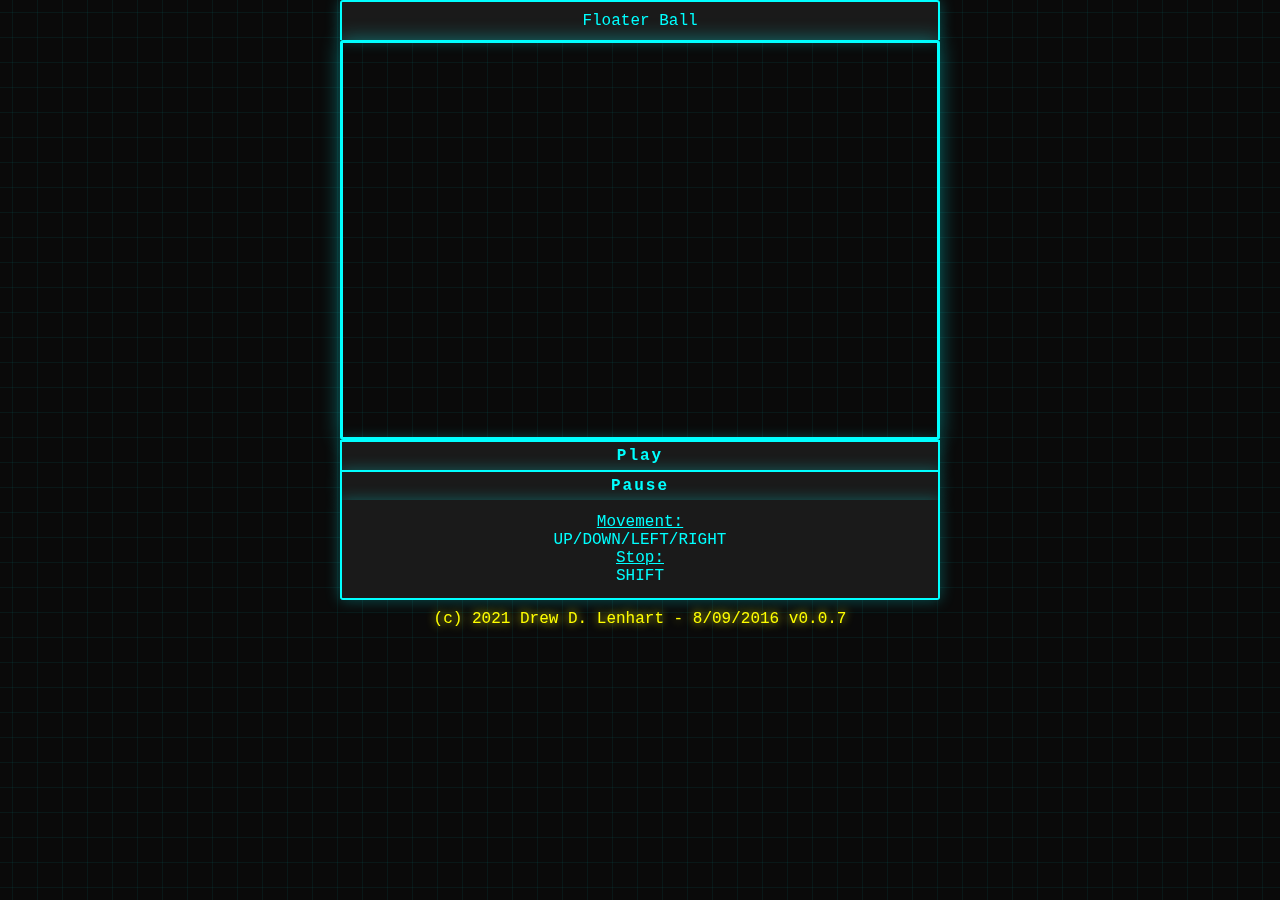
<file: index.html>
<!DOCTYPE html>
<html>
<head>
    <title>Floater Ball - snowytech</title>

    <link rel="stylesheet" type="text/css" href="css/style.css">
</head>
<body>
    <div style="display: block; width: auto; position: relative">
        <div class="titleBox">Floater Ball</div>
        <canvas></canvas>
        <a id = "start" class="pause" href="#" onclick="startGame()">Play</a>
        <a id = "restart" class="pause" style="display: none" href="#" onclick="resetGame()">Play Again</a>
        <a id = "pauseb" class="pause" href="#" onclick="pauseGame()">Pause</a>
    <div class="instructionBox" style=''><u>Movement:</u><br />UP/DOWN/LEFT/RIGHT<br/><u>Stop:</u><br />SHIFT</div>
        <div class="footer">(c) 2021 Drew D. Lenhart - 8/09/2016 v0.0.7</div>
    </div>

    <!--<div class="pauseOverlay">Use the walls to your advantage!</div>-->
    <div id="counter"></div>
    <script src="js/floaterball.js"></script>
</body>
</html>
</file>
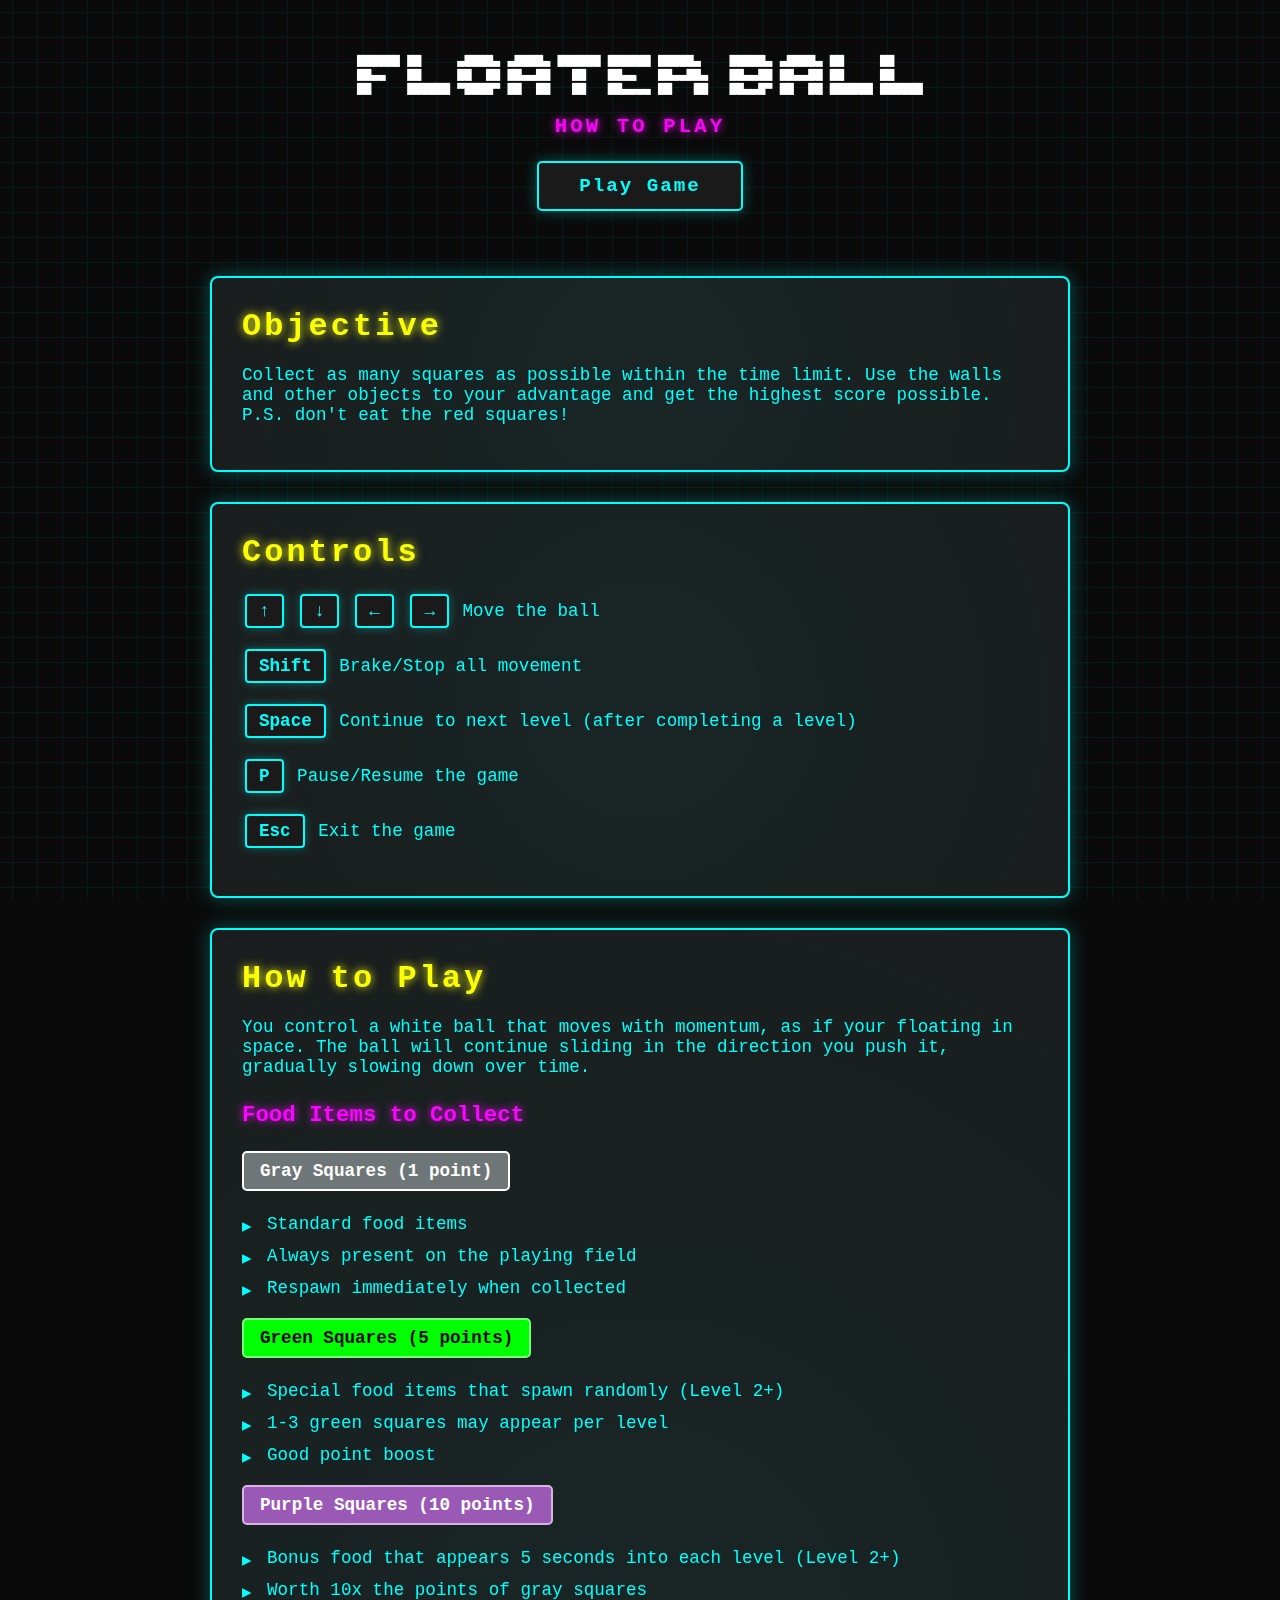
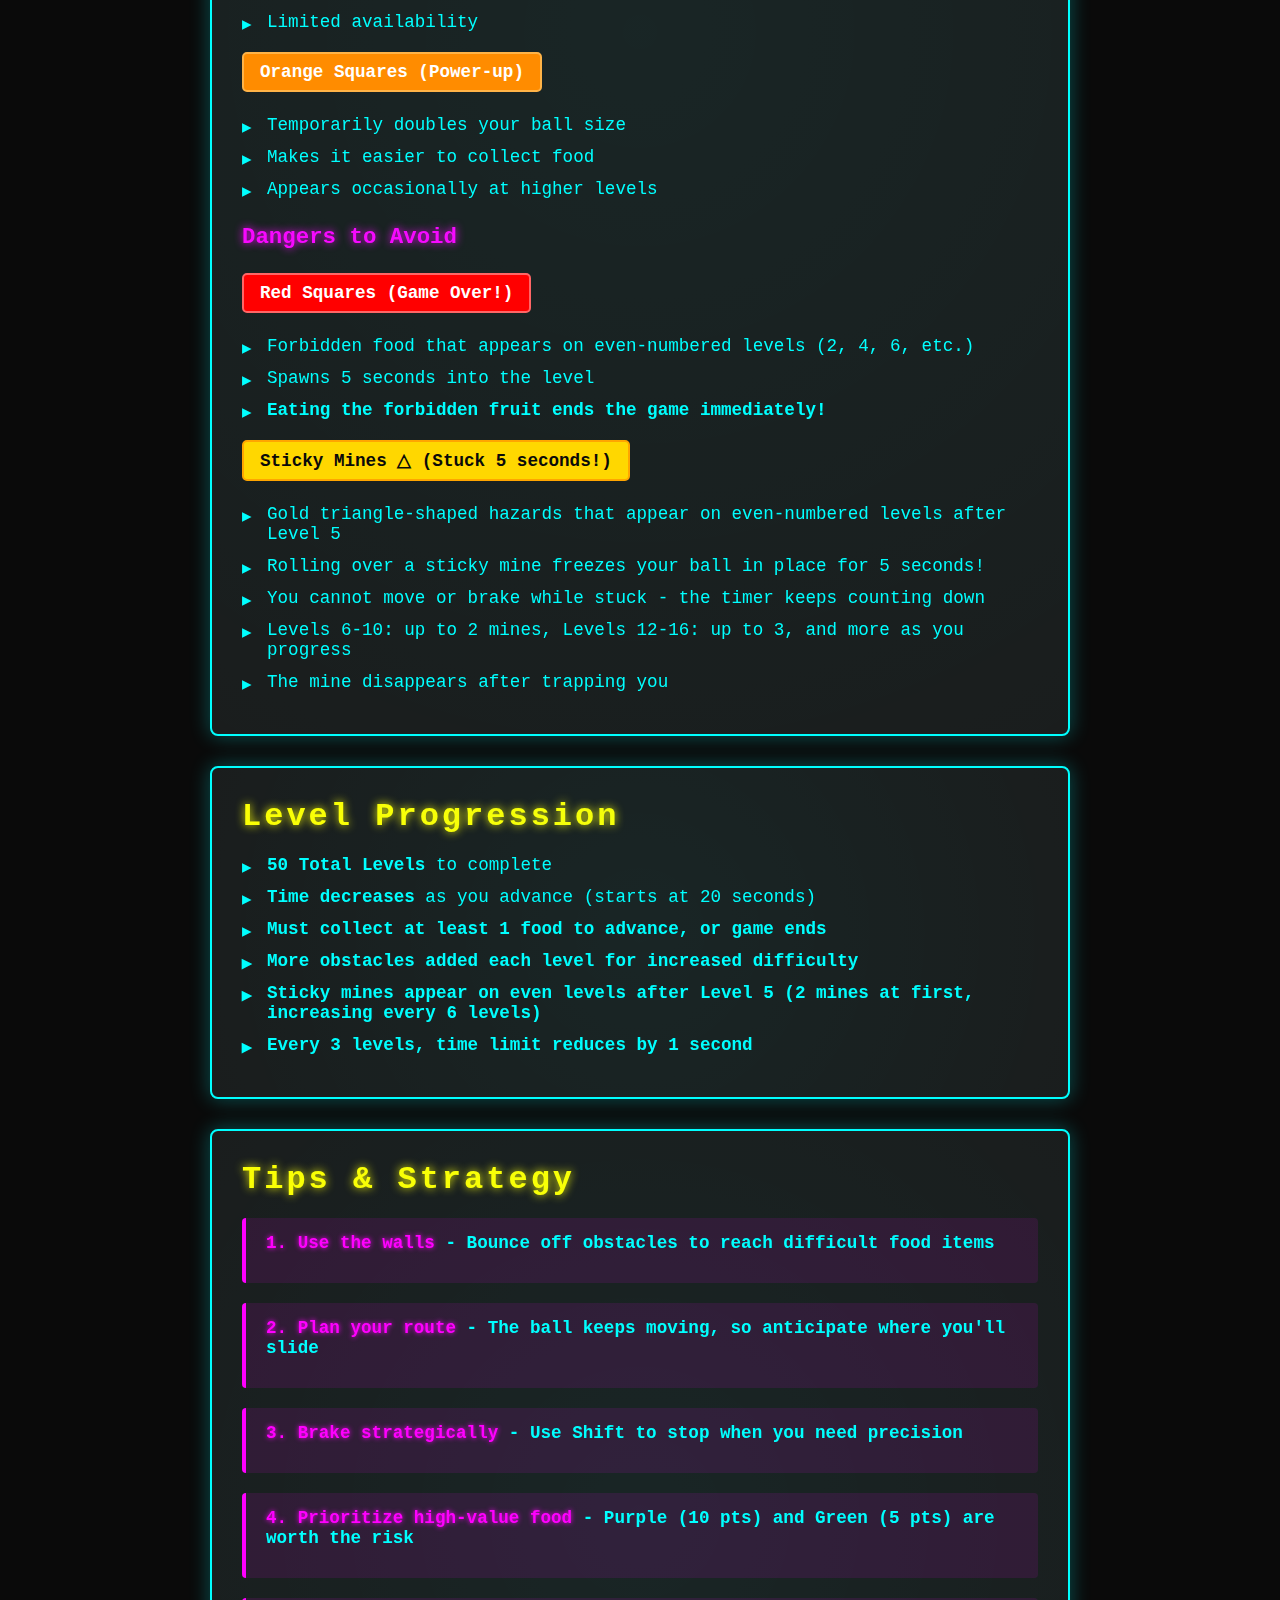
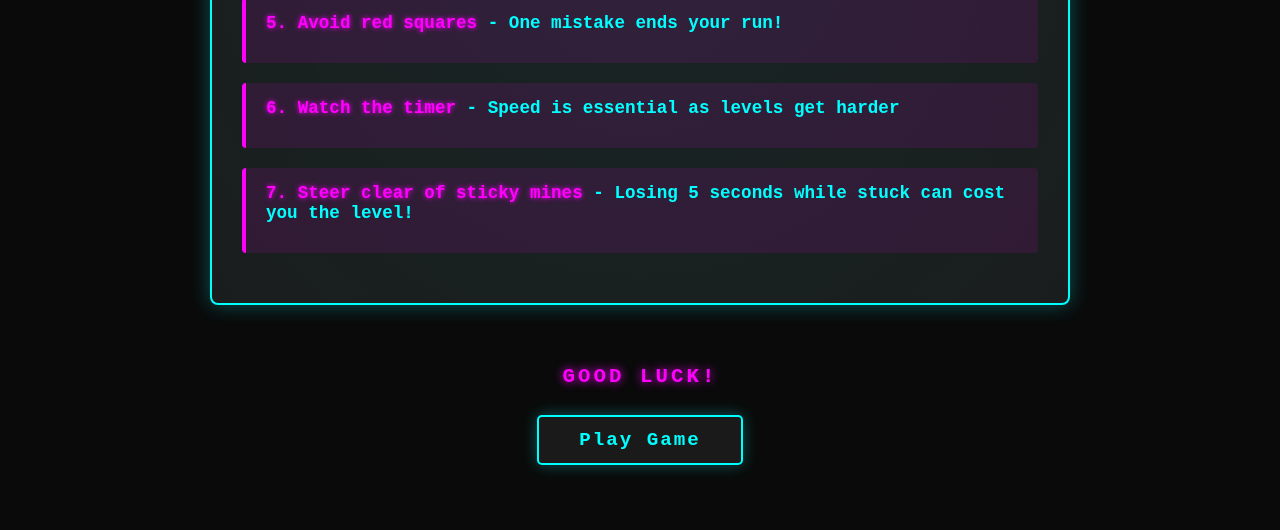
<file: instructions.html>
<!DOCTYPE html>
<html lang="en">

<head>
    <meta charset="UTF-8">
    <meta name="viewport" content="width=device-width, initial-scale=1.0">
    <title>Floater Ball - Game Instructions</title>
    <link rel="stylesheet" type="text/css" href="css/style.css">
</head>

<body>
    <div class="container">
        <header>
            <img src="assets/images/floater-ball-logo-light.png" alt="FLOATER BALL" />
            <div class="subtitle">HOW TO PLAY</div><br />
            <a href="index.html" class="playButton">Play Game</a>
        </header>

        <div class="section">
            <h2>Objective</h2>
            <p>Collect as many squares as possible within the time limit. Use the walls and other objects to your advantage and get the highest score possible. 
                P.S. don't eat the red squares!</p>
        </div>

        <div class="section">
            <h2>Controls</h2>
            <p>
                <span class="control-key">↑</span>
                <span class="control-key">↓</span>
                <span class="control-key">←</span>
                <span class="control-key">→</span>
                Move the ball
            </p>
            <p>
                <span class="control-key">Shift</span>
                Brake/Stop all movement
            </p>
            <p>
                <span class="control-key">Space</span>
                Continue to next level (after completing a level)
            </p>
            <p>
                <span class="control-key">P</span>
                Pause/Resume the game
            </p>
            <p>
                <span class="control-key">Esc</span>
                Exit the game
            </p>
        </div>

        <div class="section">
            <h2>How to Play</h2>
            <p>You control a white ball that moves with momentum, as if your floating in space. The ball will continue
                sliding in the direction you push it, gradually slowing down over time.</p>

            <h3>Food Items to Collect</h3>

            <p><span class="food-item gray-square">Gray Squares (1 point)</span></p>
            <ul>
                <li>Standard food items</li>
                <li>Always present on the playing field</li>
                <li>Respawn immediately when collected</li>
            </ul>

            <p><span class="food-item green-square">Green Squares (5 points)</span></p>
            <ul>
                <li>Special food items that spawn randomly (Level 2+)</li>
                <li>1-3 green squares may appear per level</li>
                <li>Good point boost</li>
            </ul>

            <p><span class="food-item purple-square">Purple Squares (10 points)</span></p>
            <ul>
                <li>Bonus food that appears 5 seconds into each level (Level 2+)</li>
                <li>Worth 10x the points of gray squares</li>
                <li>Limited availability</li>
            </ul>

            <p><span class="food-item orange-square">Orange Squares (Power-up)</span></p>
            <ul>
                <li>Temporarily doubles your ball size</li>
                <li>Makes it easier to collect food</li>
                <li>Appears occasionally at higher levels</li>
            </ul>

            <h3>Dangers to Avoid</h3>

            <p><span class="food-item red-square">Red Squares (Game Over!)</span></p>
            <ul>
                <li>Forbidden food that appears on even-numbered levels (2, 4, 6, etc.)</li>
                <li>Spawns 5 seconds into the level</li>
                <li><strong>Eating the forbidden fruit ends the game immediately!</strong></li>
            </ul>

            <p><span class="food-item" style="background: #FFD700; border-color: #FFA500; color: #0a0a0a;">Sticky Mines &#9651; (Stuck 5 seconds!)</span></p>
            <ul>
                <li>Gold triangle-shaped hazards that appear on even-numbered levels after Level 5</li>
                <li>Rolling over a sticky mine freezes your ball in place for 5 seconds!</li>
                <li>You cannot move or brake while stuck - the timer keeps counting down</li>
                <li>Levels 6-10: up to 2 mines, Levels 12-16: up to 3, and more as you progress</li>
                <li>The mine disappears after trapping you</li>
            </ul>
        </div>

        <div class="section">
            <h2>Level Progression</h2>
            <ul>
                <li><strong>50 Total Levels</strong> to complete</li>
                <li><strong>Time decreases</strong> as you advance (starts at 20 seconds)</li>
                <li><strong>Must collect at least 1 food to advance, or game ends</li>
                <li><strong>More obstacles</strong> added each level for increased difficulty</li>
                <li><strong>Sticky mines</strong> appear on even levels after Level 5 (2 mines at first, increasing every 6 levels)</li>
                <li>Every 3 levels, time limit reduces by 1 second</li>
            </ul>
        </div>

        <div class="section">
            <h2>Tips & Strategy</h2>
            <div class="tip-box">
                <p><strong>1. Use the walls</strong> - Bounce off obstacles to reach difficult food items</p>
            </div>
            <div class="tip-box">
                <p><strong>2. Plan your route</strong> - The ball keeps moving, so anticipate where you'll slide</p>
            </div>
            <div class="tip-box">
                <p><strong>3. Brake strategically</strong> - Use Shift to stop when you need precision</p>
            </div>
            <div class="tip-box">
                <p><strong>4. Prioritize high-value food</strong> - Purple (10 pts) and Green (5 pts) are worth the risk
                </p>
            </div>
            <div class="tip-box">
                <p><strong>5. Avoid red squares</strong> - One mistake ends your run!</p>
            </div>
            <div class="tip-box">
                <p><strong>6. Watch the timer</strong> - Speed is essential as levels get harder</p>
            </div>
            <div class="tip-box">
                <p><strong>7. Steer clear of sticky mines</strong> - Losing 5 seconds while stuck can cost you the level!</p>
            </div>
        </div>

        <footer>
            <div class="subtitle">GOOD LUCK!</div><br />
            <a href="index.html" class="playButton">Play Game</a>
        </footer>
    </div>
</body>

</html>
</file>
<file: css/style.css>
/*
FloaterBall - SnowyWorks - Drew D. Lenhart
*/

:root {
    --neon-cyan: #00ffff;
    --neon-magenta: #ff00ff;
    --neon-yellow: #ffff00;
    --deep-black: #0a0a0a;
    --dark-gray: #1a1a1a;
    --grid-color: #00ffff33;
    --glow: 0 0 10px var(--neon-cyan), 0 0 20px var(--neon-cyan), 0 0 30px var(--neon-cyan);
}

* {
    margin: 0;
    padding: 0;
    box-sizing: border-box;
}

body {
    margin: 0;
    padding: 0;
    background: var(--deep-black);
    font-family: 'Courier New', monospace;
    color: var(--neon-cyan);
    overflow: auto;
    position: relative;
}

/* Prevent scrolling on the game page */
body:has(canvas) {
    overflow: hidden;
}

/* Animated grid background */
body::before {
    content: '';
    position: fixed;
    top: 0;
    left: 0;
    width: 100%;
    height: 100%;
    background-image:
        linear-gradient(0deg, transparent 24%, var(--grid-color) 25%, var(--grid-color) 26%, transparent 27%, transparent 74%, var(--grid-color) 75%, var(--grid-color) 76%, transparent 77%, transparent),
        linear-gradient(90deg, transparent 24%, var(--grid-color) 25%, var(--grid-color) 26%, transparent 27%, transparent 74%, var(--grid-color) 75%, var(--grid-color) 76%, transparent 77%, transparent);
    background-size: 50px 50px;
    pointer-events: none;
    z-index: 0;
    opacity: 0.3;
    animation: gridScroll 20s linear infinite;
}

@keyframes gridScroll {
    0% {
        transform: translateY(0);
    }

    100% {
        transform: translateY(50px);
    }
}

canvas {
    display: block;
    margin: 0 auto;
    width: 600px;
    height: 400px;
    /* background: #fff; */
    border: 3px solid var(--neon-cyan);
    border-radius: 3px;
    /* background-image: url(../images/background.png); */
    box-shadow: 0 0 20px rgba(0, 255, 255, 0.4);
    position: relative;
    z-index: 1;
}

.instructionBox {
    display: block;
    margin: 0 auto;
    padding: 1%;
    width: 600px;
    color: var(--neon-cyan);
    text-align: center;
    background: var(--dark-gray);
    border-left: 2px solid var(--neon-cyan);
    border-right: 2px solid var(--neon-cyan);
    border-bottom: 2px solid var(--neon-cyan);
    border-bottom-left-radius: 3px;
    border-bottom-right-radius: 3px;
    box-shadow: 0 0 15px rgba(0, 255, 255, 0.3);
    position: relative;
    z-index: 1;
}

.titleBox {
    background: var(--dark-gray);
    color: var(--neon-cyan);
    padding: 10px;
    margin: 0 auto;
    width: 600px;
    text-align: center;
    border: 2px solid var(--neon-cyan);
    border-bottom: none;
    border-top-left-radius: 3px;
    border-top-right-radius: 3px;
    box-shadow: 0 0 15px rgba(0, 255, 255, 0.3);
    position: relative;
    z-index: 1;
}

.titleBox img {
    width: 100%;
    height: 100%;
    object-fit: fill;
    filter: drop-shadow(0 0 5px rgba(0, 255, 255, 0.5));
}

.pause {
    margin: 0 auto;
    display: block;
    text-align: center;
    text-decoration: none;
    background: var(--dark-gray);
    color: var(--neon-cyan);
    padding-left: 1%;
    padding-right: 1%;
    padding-top: 5px;
    padding-bottom: 5px;
    width: 600px;
    border-left: 2px solid var(--neon-cyan);
    border-right: 2px solid var(--neon-cyan);
    border-top: 2px solid var(--neon-cyan);
    font-weight: 600;
    letter-spacing: 2px;
    transition: all 0.3s ease;
    box-shadow: 0 0 15px rgba(0, 255, 255, 0.3);
    position: relative;
    z-index: 1;
}

.pause:hover {
    background: var(--neon-cyan);
    color: var(--deep-black);
    box-shadow: 0 0 25px rgba(0, 255, 255, 0.6);
    transform: translateY(-2px);
}

.footer {
    margin: 0 auto;
    margin-top: 10px;
    width: 50%;
    text-align: center;
    color: var(--neon-yellow);
    text-shadow: 0 0 10px var(--neon-yellow);
    position: relative;
    z-index: 1;
}

.pauseOverlay {
    color: var(--neon-cyan);
    background: rgba(10, 10, 10, 0.9);
    border: 2px solid var(--neon-cyan);
    border-radius: 8px;
    padding: 20px;
    width: 200px;
    text-align: center;
    margin: 0 auto;
    margin-top: 10px;
    top: 50%;
    left: 50%;
    position: absolute;
    z-index: 1001;
    box-shadow: var(--glow);
}

.startOverlay {
    position: absolute;
    top: 50%;
    left: 50%;
    transform: translate(-50%, -50%);
    background: transparent;
    border: none;
    padding: 30px;
    width: 500px;
    text-align: center;
    z-index: 1000;
    color: var(--neon-cyan);
}

.startOverlay img {
    display: block;
    margin: 0 auto;
}

.instructionOverlay {
    position: absolute;
    top: 50%;
    left: 50%;
    transform: translate(-50%, -50%);
    background: #000000;
    border: 3px solid var(--neon-cyan);
    border-radius: 8px;
    padding: 30px;
    width: 500px;
    text-align: center;
    z-index: 1000;
    box-shadow: 0 0 30px rgba(0, 255, 255, 0.6);
    color: var(--neon-cyan);
}

.instructionOverlay p {
    color: var(--neon-cyan);
}

.instructionOverlay strong {
    color: var(--neon-yellow);
}

.playButton {
    display: inline-block;
    text-decoration: none;
    background: var(--dark-gray);
    color: var(--neon-cyan);
    padding: 12px 40px;
    border: 2px solid var(--neon-cyan);
    border-radius: 5px;
    font-weight: 600;
    letter-spacing: 2px;
    transition: all 0.3s ease;
    box-shadow: 0 0 15px rgba(0, 255, 255, 0.3);
    font-size: 1.2rem;
    margin: 5px;
}

.playButton:hover {
    background: var(--neon-cyan);
    color: var(--deep-black);
    box-shadow: 0 0 25px rgba(0, 255, 255, 0.6);
    transform: translateY(-2px);
}

.credits-link,
.credits-link:visited,
.credits-link:hover,
.credits-link:active {
    color: var(--neon-cyan);
}

.credits-link:hover {
    color: var(--neon-yellow);
}

/* Full-width button variant */
.playButton-fullWidth {
    display: block;
    width: 100%;
    text-decoration: none;
    background: var(--dark-gray);
    color: var(--neon-cyan);
    padding: 12px 40px;
    border: 2px solid var(--neon-cyan);
    border-radius: 5px;
    font-weight: 600;
    letter-spacing: 2px;
    transition: all 0.3s ease;
    box-shadow: 0 0 15px rgba(0, 255, 255, 0.3);
    font-size: 1.2rem;
    margin: 5px 0;
}

.playButton-fullWidth:hover {
    background: var(--neon-cyan);
    color: var(--deep-black);
    box-shadow: 0 0 25px rgba(0, 255, 255, 0.6);
    transform: translateY(-2px);
}


.container {
    max-width: 900px;
    margin: 0 auto;
    padding: 40px 20px;
    position: relative;
    z-index: 1;
}

header {
    text-align: center;
    margin-bottom: 60px;
    animation: fadeInDown 1s ease-out;
}

@keyframes fadeInDown {
    from {
        opacity: 0;
        transform: translateY(-30px);
    }

    to {
        opacity: 1;
        transform: translateY(0);
    }
}

h1 {
    font-size: 4rem;
    font-weight: 900;
    color: var(--neon-cyan);
    text-shadow: var(--glow);
    letter-spacing: 8px;
    margin-bottom: 10px;
    animation: pulse 2s ease-in-out infinite;
}

@keyframes pulse {

    0%,
    100% {
        text-shadow: var(--glow);
    }

    50% {
        text-shadow: 0 0 15px var(--neon-cyan), 0 0 30px var(--neon-cyan), 0 0 45px var(--neon-cyan);
    }
}

.subtitle {
    font-size: 1.3rem;
    color: var(--neon-magenta);
    text-shadow: 0 0 10px var(--neon-magenta);
    letter-spacing: 3px;
    font-weight: 600;
}

.section {
    background: var(--dark-gray);
    border: 2px solid var(--neon-cyan);
    border-radius: 8px;
    padding: 30px;
    margin-bottom: 30px;
    box-shadow: 0 0 20px rgba(0, 255, 255, 0.3);
    animation: fadeInUp 0.8s ease-out;
    animation-fill-mode: backwards;
    position: relative;
    overflow: hidden;
}

.section::before {
    content: '';
    position: absolute;
    top: -50%;
    right: -50%;
    width: 200%;
    height: 200%;
    background: radial-gradient(circle, rgba(0, 255, 255, 0.05) 0%, transparent 70%);
    pointer-events: none;
}

.section:nth-child(1) {
    animation-delay: 0.1s;
}

.section:nth-child(2) {
    animation-delay: 0.2s;
}

.section:nth-child(3) {
    animation-delay: 0.3s;
}

.section:nth-child(4) {
    animation-delay: 0.4s;
}

.section:nth-child(5) {
    animation-delay: 0.5s;
}

.section:nth-child(6) {
    animation-delay: 0.6s;
}

@keyframes fadeInUp {
    from {
        opacity: 0;
        transform: translateY(30px);
    }

    to {
        opacity: 1;
        transform: translateY(0);
    }
}

h2 {
    font-size: 2rem;
    color: var(--neon-yellow);
    margin-bottom: 20px;
    text-shadow: 0 0 10px var(--neon-yellow);
    letter-spacing: 3px;
}

h3 {
    font-size: 1.4rem;
    color: var(--neon-magenta);
    margin-top: 25px;
    margin-bottom: 15px;
    text-shadow: 0 0 8px var(--neon-magenta);
}

p {
    margin-bottom: 15px;
    font-size: 1.1rem;
    position: relative;
    z-index: 1;
}

ul {
    list-style: none;
    margin-left: 0;
    position: relative;
    z-index: 1;
}

li {
    margin-bottom: 12px;
    padding-left: 25px;
    position: relative;
    font-size: 1.1rem;
}

li::before {
    content: '▸';
    position: absolute;
    left: 0;
    color: var(--neon-cyan);
    font-size: 1.2rem;
}

.food-item {
    display: inline-block;
    padding: 8px 16px;
    margin: 8px 8px 8px 0;
    border-radius: 5px;
    font-weight: 600;
    border: 2px solid;
    transition: all 0.3s ease;
}

.food-item:hover {
    transform: translateY(-3px);
    box-shadow: 0 5px 15px rgba(0, 255, 255, 0.5);
}

.gray-square {
    background: #6F7678;
    border-color: white;
    color: white;
}

.purple-square {
    background: #9B59B6;
    border-color: #d8b4e2;
    color: white;
}

.green-square {
    background: #00FF00;
    border-color: #7fff7f;
    color: #0a0a0a;
}

.orange-square {
    background: #FF8C00;
    border-color: #ffb347;
    color: white;
}

.red-square {
    background: #FF0000;
    border-color: #ff6666;
    color: white;
    animation: dangerPulse 1.5s ease-in-out infinite;
}

@keyframes dangerPulse {

    0%,
    100% {
        box-shadow: 0 0 10px rgba(255, 0, 0, 0.5);
    }

    50% {
        box-shadow: 0 0 20px rgba(255, 0, 0, 0.8);
    }
}

.black-obstacle {
    background: #000000;
    border-color: white;
    color: white;
}

.control-key {
    display: inline-block;
    background: var(--dark-gray);
    border: 2px solid var(--neon-cyan);
    padding: 5px 12px;
    margin: 3px;
    border-radius: 4px;
    font-weight: 700;
    color: var(--neon-cyan);
    box-shadow: 0 0 10px rgba(0, 255, 255, 0.3);
}

.tip-box {
    background: rgba(255, 0, 255, 0.1);
    border-left: 4px solid var(--neon-magenta);
    padding: 15px 20px;
    margin: 20px 0;
    border-radius: 4px;
    position: relative;
    z-index: 1;
}

.tip-box strong {
    color: var(--neon-magenta);
    text-shadow: 0 0 5px var(--neon-magenta);
}

footer {
    text-align: center;
    margin-top: 40px;
    padding: 20px;
    color: var(--neon-yellow);
    font-size: 1.2rem;
    font-weight: 600;
}

@media (max-width: 768px) {
    h1 {
        font-size: 2.5rem;
        letter-spacing: 4px;
    }

    .section {
        padding: 20px;
    }

    h2 {
        font-size: 1.5rem;
    }

    h3 {
        font-size: 1.2rem;
    }
}
</file>
